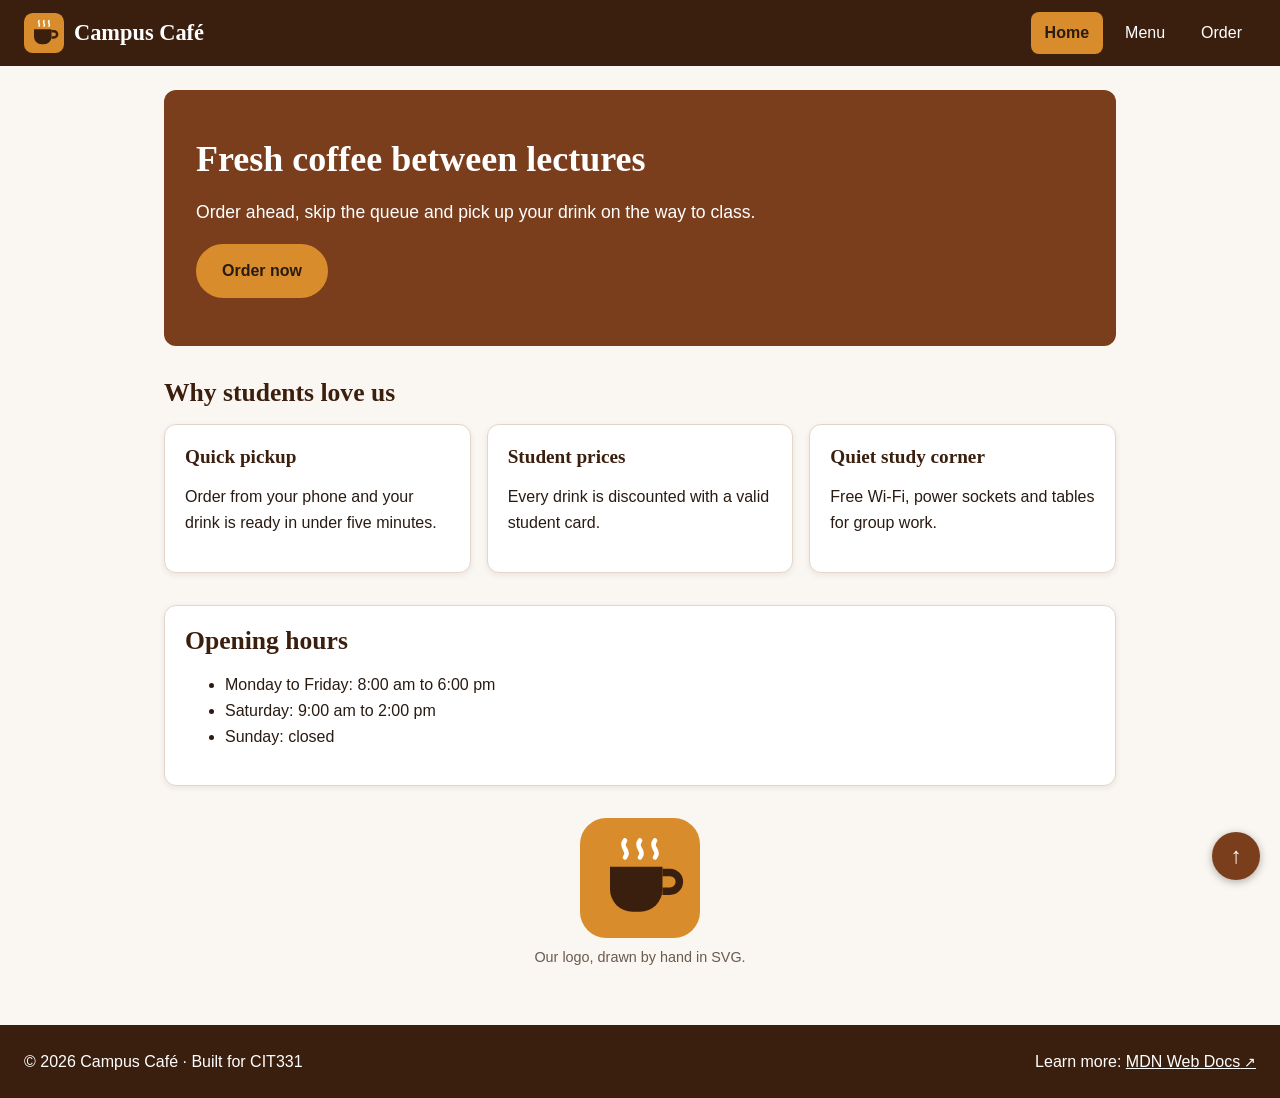
<file: index.html>
<!DOCTYPE html>
<html lang="en">
<head>
  <meta charset="UTF-8">
  <meta name="viewport" content="width=device-width, initial-scale=1.0">
  <meta name="description" content="Campus Café: fresh coffee, snacks and a quiet study space.">
  <title>Campus Café | Home</title>
  <link rel="stylesheet" href="css/styles.css">
</head>
<body id="top">
  <a class="skip-link" href="#main">Skip to main content</a>
 
  <header class="site-header">
    <a class="brand" href="index.html">
      <img src="images/logo.svg" alt="" width="40" height="40">
      <span>Campus Café</span>
    </a>
    <nav aria-label="Main">
      <ul class="nav-list">
        <li><a href="index.html" class="active" aria-current="page">Home</a></li>
        <li><a href="menu.html">Menu</a></li>
        <li><a href="order.html">Order</a></li>
      </ul>
    </nav>
  </header>
 
  <main id="main">
    <section class="hero">
      <h1>Fresh coffee between lectures</h1>
      <p>Order ahead, skip the queue and pick up your drink on the way to class.</p>
      <a class="btn" href="order.html">Order now</a>
    </section>
 
    <section class="highlights">
      <h2>Why students love us</h2>
      <div class="card-row">
        <article class="card">
          <h3>Quick pickup</h3>
          <p>Order from your phone and your drink is ready in under five minutes.</p>
        </article>
        <article class="card">
          <h3>Student prices</h3>
          <p>Every drink is discounted with a valid student card.</p>
        </article>
        <article class="card">
          <h3>Quiet study corner</h3>
          <p>Free Wi-Fi, power sockets and tables for group work.</p>
        </article>
              </div>
    </section>
 
    <aside class="card notice">
      <h2>Opening hours</h2>
      <ul>
        <li>Monday to Friday: <time datetime="08:00">8:00 am</time> to <time datetime="18:00">6:00 pm</time></li>
        <li>Saturday: <time datetime="09:00">9:00 am</time> to <time datetime="14:00">2:00 pm</time></li>
        <li>Sunday: closed</li>
      </ul>
    </aside>
 
    <figure class="logo-figure">
      <img src="images/logo.svg" alt="Campus Café logo: a coffee cup with steam" width="120" height="120">
      <figcaption>Our logo, drawn by hand in SVG.</figcaption>
    </figure>
  </main>
 
  <footer class="site-footer">
    <p>&copy; 2026 Campus Café &middot; Built for CIT331</p>
    <p>Learn more: <a href="https://developer.mozilla.org/" target="_blank" rel="noopener noreferrer">MDN Web Docs</a></p>
  </footer>
 
  <a class="back-to-top" href="#top" aria-label="Back to top">&uarr;</a>
</body>
</html>
</file>
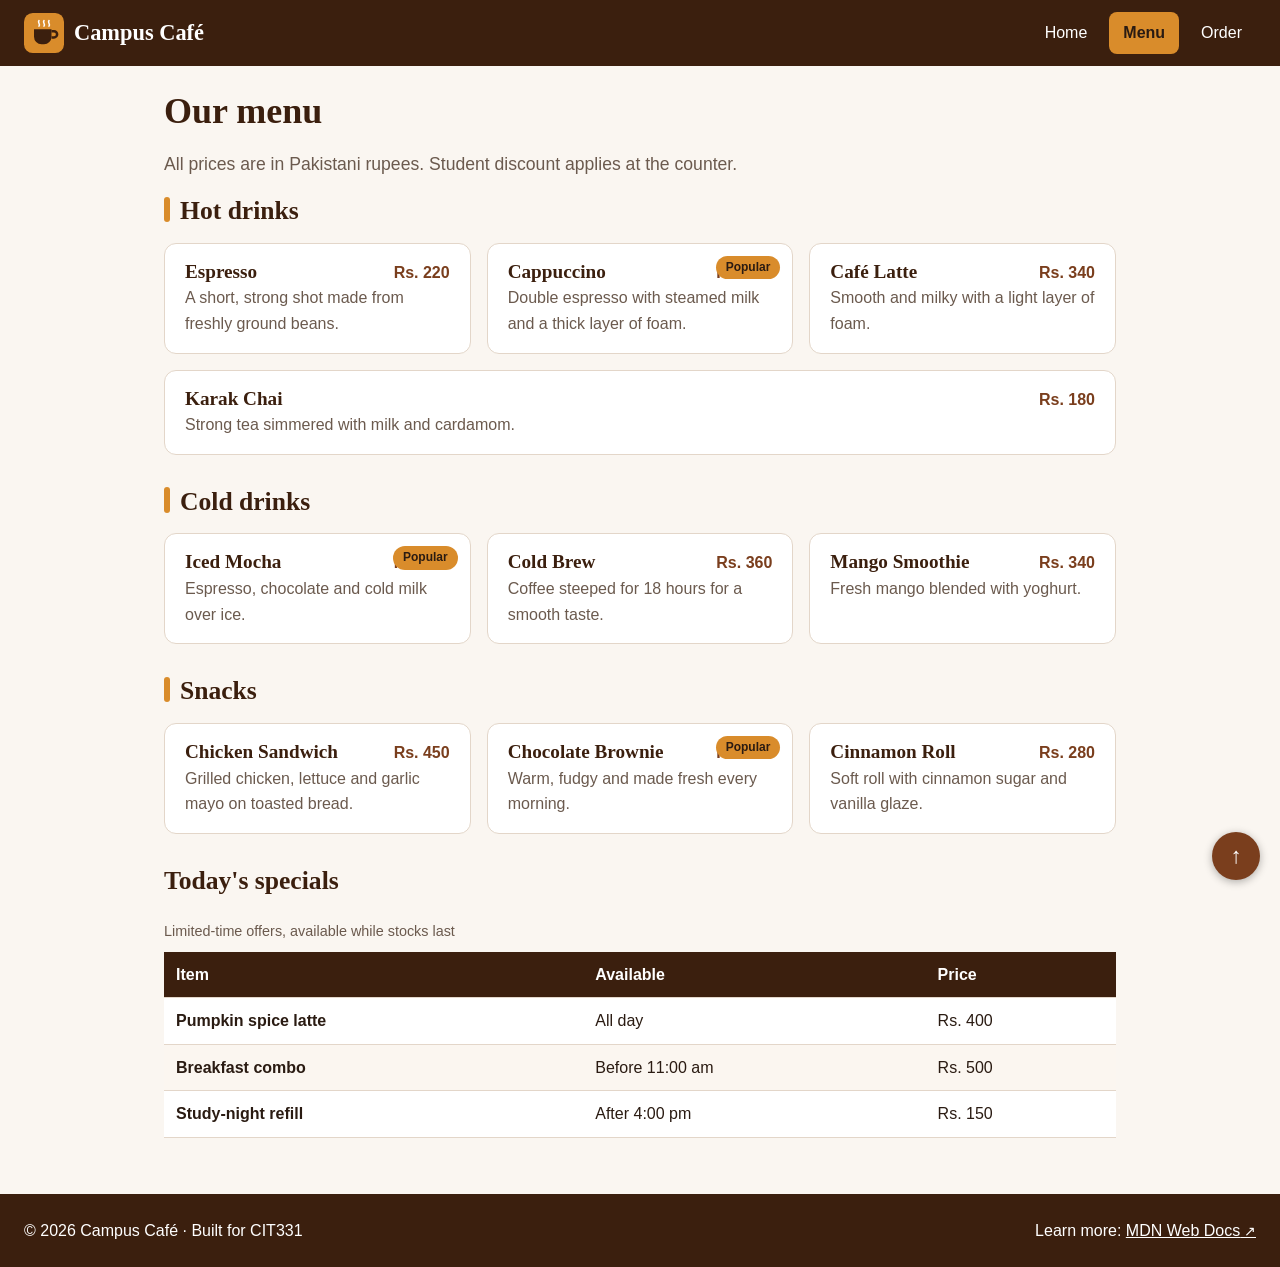
<file: menu.html>
<!DOCTYPE html>
<html lang="en">
<head>
  <meta charset="UTF-8">
  <meta name="viewport" content="width=device-width, initial-scale=1.0">
  <meta name="description" content="The Campus Café menu: hot drinks, cold drinks and snacks.">
  <title>Campus Café | Menu</title>
  <link rel="stylesheet" href="css/styles.css">
</head>

<body id="top">
  <a class="skip-link" href="#main">Skip to main content</a>

  <header class="site-header">
    <a class="brand" href="index.html">
      <img src="images/logo.svg" alt="" width="40" height="40">
      <span>Campus Café</span>
    </a>

    <nav aria-label="Main">
      <ul class="nav-list">
        <li><a href="index.html">Home</a></li>
        <li><a href="menu.html" class="active" aria-current="page">Menu</a></li>
        <li><a href="order.html">Order</a></li>
      </ul>
    </nav>
  </header>

  <main id="main">
    <h1>Our menu</h1>
    <p>All prices are in Pakistani rupees. Student discount applies at the counter.</p>

    <section class="menu-group">
      <h2>Hot drinks</h2>

      <div class="menu-list">
        <article class="menu-item">
          <div class="item-head">
            <h3>Espresso</h3>
            <span class="price">Rs. 220</span>
          </div>
          <p>A short, strong shot made from freshly ground beans.</p>
        </article>

        <article class="menu-item">
          <span class="badge">Popular</span>
          <div class="item-head">
            <h3>Cappuccino</h3>
            <span class="price">Rs. 320</span>
          </div>
          <p>Double espresso with steamed milk and a thick layer of foam.</p>
        </article>

        <article class="menu-item">
          <div class="item-head">
            <h3>Café Latte</h3>
            <span class="price">Rs. 340</span>
          </div>
          <p>Smooth and milky with a light layer of foam.</p>
        </article>

        <article class="menu-item">
          <div class="item-head">
            <h3>Karak Chai</h3>
            <span class="price">Rs. 180</span>
          </div>
          <p>Strong tea simmered with milk and cardamom.</p>
        </article>
      </div>
    </section>

    <section class="menu-group">
      <h2>Cold drinks</h2>

      <div class="menu-list">
        <article class="menu-item">
          <span class="badge">Popular</span>
          <div class="item-head">
            <h3>Iced Mocha</h3>
            <span class="price">Rs. 380</span>
          </div>
          <p>Espresso, chocolate and cold milk over ice.</p>
        </article>

        <article class="menu-item">
          <div class="item-head">
            <h3>Cold Brew</h3>
            <span class="price">Rs. 360</span>
          </div>
          <p>Coffee steeped for 18 hours for a smooth taste.</p>
        </article>

        <article class="menu-item">
          <div class="item-head">
            <h3>Mango Smoothie</h3>
            <span class="price">Rs. 340</span>
          </div>
          <p>Fresh mango blended with yoghurt.</p>
        </article>
      </div>
    </section>

    <section class="menu-group">
      <h2>Snacks</h2>

      <div class="menu-list">
        <article class="menu-item">
          <div class="item-head">
            <h3>Chicken Sandwich</h3>
            <span class="price">Rs. 450</span>
          </div>
          <p>Grilled chicken, lettuce and garlic mayo on toasted bread.</p>
        </article>

        <article class="menu-item">
          <span class="badge">Popular</span>
          <div class="item-head">
            <h3>Chocolate Brownie</h3>
            <span class="price">Rs. 250</span>
          </div>
          <p>Warm, fudgy and made fresh every morning.</p>
        </article>

        <article class="menu-item">
          <div class="item-head">
            <h3>Cinnamon Roll</h3>
            <span class="price">Rs. 280</span>
          </div>
          <p>Soft roll with cinnamon sugar and vanilla glaze.</p>
        </article>
      </div>
    </section>

    <section class="specials">
      <h2>Today's specials</h2>

      <div class="table-wrap">
        <table>
          <caption>Limited-time offers, available while stocks last</caption>

          <thead>
            <tr>
              <th scope="col">Item</th>
              <th scope="col">Available</th>
              <th scope="col">Price</th>
            </tr>
          </thead>

          <tbody>
            <tr>
              <th scope="row">Pumpkin spice latte</th>
              <td>All day</td>
              <td>Rs. 400</td>
            </tr>
            <tr>
              <th scope="row">Breakfast combo</th>
              <td>Before 11:00 am</td>
              <td>Rs. 500</td>
            </tr>
            <tr>
              <th scope="row">Study-night refill</th>
              <td>After 4:00 pm</td>
              <td>Rs. 150</td>
            </tr>
          </tbody>
        </table>
      </div>
    </section>
  </main>

  <footer class="site-footer">
    <p>&copy; 2026 Campus Café &middot; Built for CIT331</p>
    <p>
      Learn more:
      <a href="https://developer.mozilla.org/" target="_blank" rel="noopener noreferrer">MDN Web Docs</a>
    </p>
  </footer>

  <a class="back-to-top" href="#top" aria-label="Back to top">&uarr;</a>
</body>
</html>
</file>
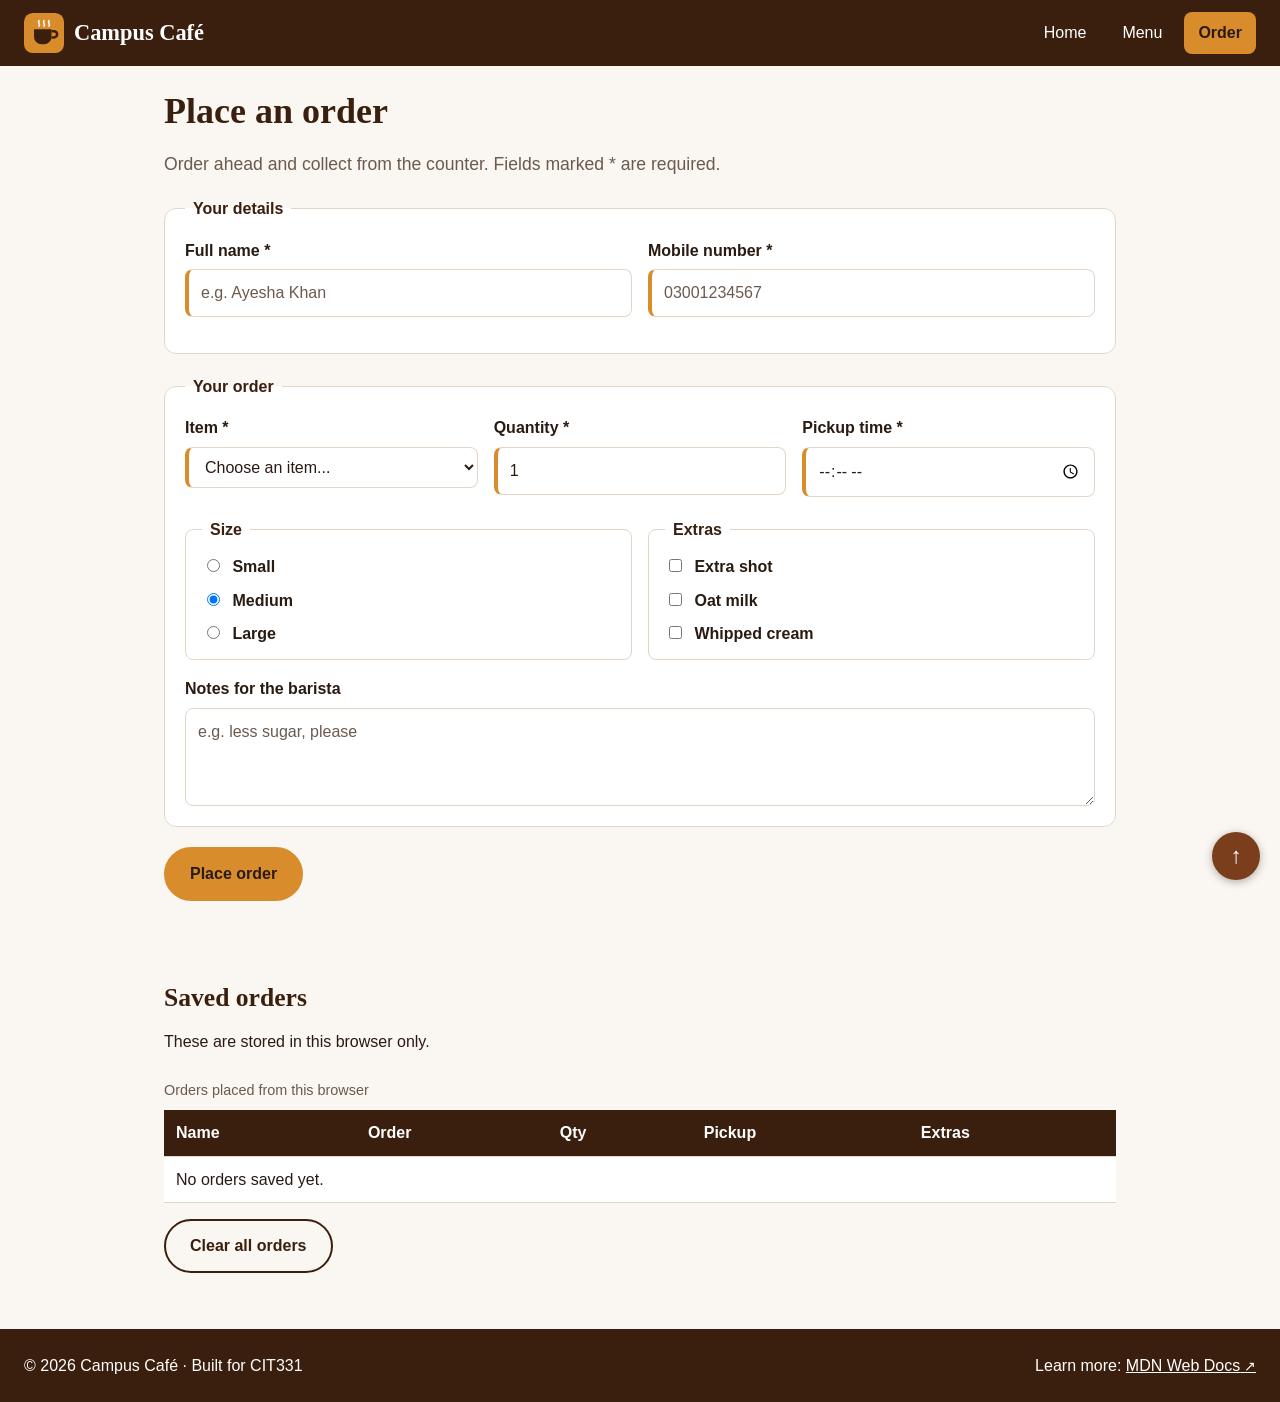
<file: order.html>
<!DOCTYPE html>
<html lang="en">
<head>
  <meta charset="UTF-8">
  <meta name="viewport" content="width=device-width, initial-scale=1.0">
  <meta name="description" content="Order ahead from Campus Café and collect at the counter.">
  <title>Campus Café | Order</title>
  <link rel="stylesheet" href="css/styles.css">
  <script src="js/order.js" defer></script>
</head>
<body id="top">
  <a class="skip-link" href="#main">Skip to main content</a>
 
  <header class="site-header">
    <a class="brand" href="index.html">
      <img src="images/logo.svg" alt="" width="40" height="40">
      <span>Campus Café</span>
    </a>
    <nav aria-label="Main">
      <ul class="nav-list">
        <li><a href="index.html">Home</a></li>
        <li><a href="menu.html">Menu</a></li>
        <li><a href="order.html" class="active" aria-current="page">Order</a></li>
      </ul>
    </nav>
  </header>
 
  <main id="main">
  <h1>Place an order</h1>
  <p>Order ahead and collect from the counter. Fields marked * are required.</p>
 
  <form id="order-form" action="#" method="post">
    <fieldset>
      <legend>Your details</legend>
      <div class="form-row">
        <div class="field">
          <label for="name">Full name *</label>
          <input type="text" id="name" name="name" required minlength="3"
                 maxlength="50" placeholder="e.g. Ayesha Khan" autocomplete="name">
        </div>
        <div class="field">
          <label for="phone">Mobile number *</label>
          <input type="tel" id="phone" name="phone" required pattern="03[0-9]{9}"
                 title="11 digits starting with 03, for example 03001234567"
                 placeholder="03001234567" autocomplete="tel">
        </div>
      </div>
    </fieldset>
 
    <fieldset>
      <legend>Your order</legend>
      <div class="form-row">
        <div class="field">
          <label for="item">Item *</label>
          <select id="item" name="item" required>
            <option value="">Choose an item...</option>
            <option>Espresso</option>
            <option>Cappuccino</option>
            <option>Cafe Latte</option>
            <option>Karak Chai</option>
            <option>Iced Mocha</option>
            <option>Cold Brew</option>
            <option>Mango Smoothie</option>
            <option>Chicken Sandwich</option>
            <option>Chocolate Brownie</option>
            <option>Cinnamon Roll</option>
          </select>
        </div>
        <div class="field">
          <label for="qty">Quantity *</label>
          <input type="number" id="qty" name="qty" required min="1" max="10" value="1">
        </div>
        <div class="field">
          <label for="pickup">Pickup time *</label>
          <input type="time" id="pickup" name="pickup" required min="08:00" max="18:00">
        </div>
      </div>
 
      <div class="form-row">
        <fieldset class="choice">
          <legend>Size</legend>
          <label><input type="radio" name="size" value="Small"> Small</label>
          <label><input type="radio" name="size" value="Medium" checked> Medium</label>
          <label><input type="radio" name="size" value="Large"> Large</label>
        </fieldset>
        <fieldset class="choice">
          <legend>Extras</legend>
          <label><input type="checkbox" name="extras" value="Extra shot"> Extra shot</label>
          <label><input type="checkbox" name="extras" value="Oat milk"> Oat milk</label>
          <label><input type="checkbox" name="extras" value="Whipped cream"> Whipped cream</label>
        </fieldset>
      </div>
 
      <div class="field">
        <label for="notes">Notes for the barista</label>
        <textarea id="notes" name="notes" rows="3" maxlength="200"
                  placeholder="e.g. less sugar, please"></textarea>
      </div>
    </fieldset>
 
    <button type="submit" class="btn">Place order</button>
    <p id="message" role="status" aria-live="polite"></p>
  </form>
 
  <section class="saved-orders">
    <h2>Saved orders</h2>
    <p>These are stored in this browser only.</p>
    <div class="table-wrap">
      <table>
        <caption>Orders placed from this browser</caption>
        <thead>
          <tr>
            <th scope="col">Name</th>
            <th scope="col">Order</th>
            <th scope="col">Qty</th>
            <th scope="col">Pickup</th>
            <th scope="col">Extras</th>
          </tr>
        </thead>
        <tbody id="orders-body"></tbody>
      </table>
    </div>
    <button type="button" id="clear-orders" class="btn btn-secondary">Clear all orders</button>
  </section>
</main>

 
  <footer class="site-footer">
    <p>&copy; 2026 Campus Café &middot; Built for CIT331</p>
    <p>Learn more: <a href="https://developer.mozilla.org/" target="_blank" rel="noopener noreferrer">MDN Web Docs</a></p>
  </footer>
 
  <a class="back-to-top" href="#top" aria-label="Back to top">&uarr;</a>
</body>
</html>
</file>
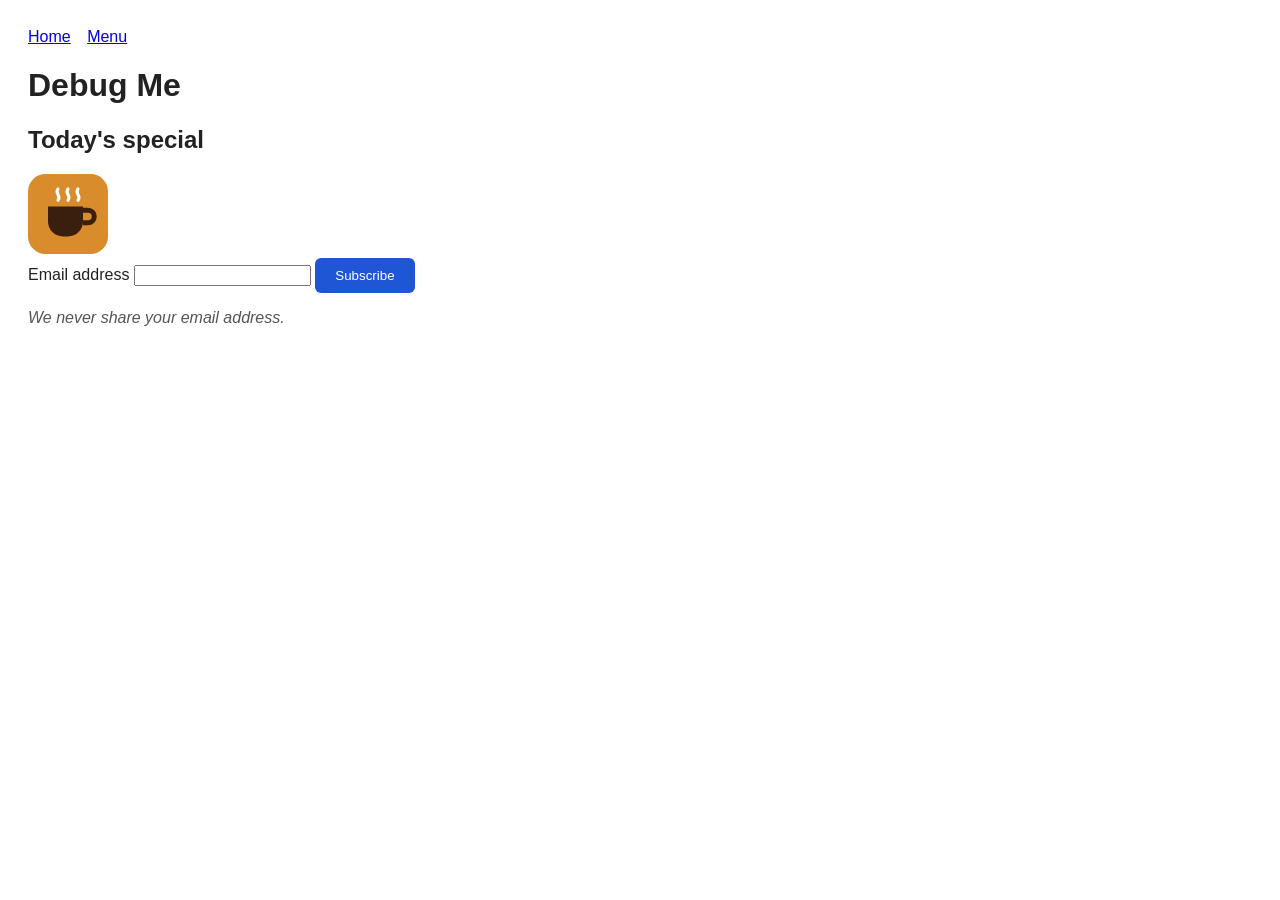
<file: debug/bugs.html>
<!DOCTYPE html>
<html lang="en">
<head>
  <meta charset="UTF-8">
  <meta name="viewport" content="width=device-width, initial-scale=1.0">
  <title>Debug Me</title>
  <link rel="stylesheet" href="bugs.css">
</head>
<body>
  <nav class="menu">
    <a href="../index.html">Home</a>
    <a href="../menu.html">Menu</a>
  </nav>
 
  <main>
    <h1>Debug Me</h1>
    <h2>Today's special</h2>
    <img src="../images/logo.svg" alt="Campus Cafe logo" width="80" height="80">
 
    <form>
      <label for="email">Email address</label>
      <input type="email" id="email" name="email" required>
      <button class="btn">Subscribe</button>
    </form>
 
    <p class="note">We never share your email address.</p>
  </main>
</body>
</html>
</file>
<file: css/styles.css>
/* ===== Campus Café: styles.css ===== */
 
/* ---------- 1. Reset, tokens and base typography ---------- */
*, *::before, *::after {
  box-sizing: border-box;
}
 
:root {
  --brand: #7a3e1d;
  --brand-dark: #3b1f0e;
  --accent: #d98c2b;
  --bg: #faf6f1;
  --surface: #ffffff;
  --text: #2a1b12;
  --muted: #6b5a4e;
  --border: #e3d6c9;
  --space: 16px;
  --radius: 12px;
}
 
body {
  margin: 0;
  font-family: "Segoe UI", Arial, sans-serif;
  font-size: 1rem;
  line-height: 1.6;
  color: var(--text);
  background: var(--bg);
}
/* ---------- 2. Headings, links, focus ---------- */
h1, h2, h3 {
  font-family: Georgia, "Times New Roman", serif;
  color: var(--brand-dark);
  line-height: 1.2;
}
h1 { font-size: 2.25rem; margin: 0 0 var(--space); }
h2 { font-size: 1.6rem;  margin: 0 0 var(--space); }
h3 { font-size: 1.2rem;  margin: 0 0 8px; }
 
a { color: var(--brand); }
a:hover {
  color: var(--brand-dark);
  text-decoration-thickness: 3px;
}
 
a:focus-visible,
button:focus-visible,
input:focus-visible,
select:focus-visible,
textarea:focus-visible {
  outline: 3px solid var(--brand);
  outline-offset: 3px;
}

/* ---------- 3. Page shell ---------- */
#main {
  max-width: 1000px;
  margin: 0 auto;
  padding: 24px;
}
main > section,
main > aside,
main > figure {
  margin: 0 0 32px;
}
h1 + p {
  font-size: 1.1rem;
  color: var(--muted);
}
 
/* ---------- 4. Header and navigation ---------- */

.brand {
  color: #fff;
  text-decoration: none;
  font-family: Georgia, "Times New Roman", serif;
  font-size: 1.4rem;
  font-weight: 700;
}
.nav-list {
  list-style: none;
  margin: 12px 0 0;
  padding: 0;
}
.nav-list li { display: inline-block; }
.nav-list a {
  display: inline-block;
  color: #fff;
  text-decoration: none;
  padding: 8px 14px;
  border-radius: 8px;
}
.nav-list a:not(.active):hover {
  background: rgba(255, 255, 255, 0.18);
}
.nav-list a.active {
  background: var(--accent);
  color: var(--text);
  font-weight: 700;
}
 
/* ---------- 5. Footer ---------- */
.site-footer {
  background: var(--brand-dark);
  color: #fff;
  padding: 20px 24px;
}
.site-footer p { margin: 4px 0; }
.site-footer a { color: #fff; }

/* ---------- 6. Hero, buttons, cards ---------- */
.hero {
  background: var(--brand);
  color: #fff;
  padding: 48px 32px;
  border-radius: var(--radius);
}
.hero h1,
.hero p {
  color: #fff;
}
.hero h1 { margin-bottom: 12px; }
 
.btn {
  display: inline-block;
  background: var(--accent);
  color: var(--text);
  font: inherit;
  font-weight: 700;
  padding: 12px 24px;
  border: 2px solid var(--accent);
  border-radius: 999px;
  text-decoration: none;
  cursor: pointer;
}
.btn:hover {
  background-color: var(--brand-dark);
  border-color: #ffffff;
}
.btn-secondary {
  background: transparent;
  color: var(--brand-dark);
  border-color: var(--brand-dark);
}
.btn-secondary:hover {
  background: var(--brand-dark);
  color: #fff;
}
 
.card {
  background: var(--surface);
  border: 1px solid var(--border);
  border-radius: var(--radius);
  padding: 20px;
  box-shadow: 0 2px 6px rgba(59, 31, 14, 0.08);
}
.logo-figure { text-align: center; }
figcaption { color: var(--muted); font-size: 0.9rem; }

/* ---------- 7. Menu, tables ---------- */
.menu-group h2::before {
  content: "";
  display: inline-block;
  width: 6px;
  height: 1em;
  margin-right: 10px;
  background: var(--accent);
  border-radius: 3px;
  vertical-align: -0.12em;
}
.menu-item {
  background: var(--surface);
  border: 1px solid var(--border);
  border-radius: var(--radius);
  padding: 16px 20px;
  margin-bottom: 16px;
}
.menu-item p { margin: 0; color: var(--muted); }
.item-head h3 { margin: 0; }
.price { font-weight: 700; color: var(--brand); }
 
table {
  width: 100%;
  border-collapse: collapse;
  background: var(--surface);
}
caption {
  text-align: left;
  padding: 8px 0;
  color: var(--muted);
  font-size: 0.9rem;
}
th, td {
  text-align: left;
  padding: 10px 12px;
  border-bottom: 1px solid var(--border);
}
thead th {
  background: var(--brand-dark);
  color: #fff;
}
tbody th { font-weight: 600; }
tbody tr:nth-child(even) { background: #fbf6f0; }
 
/* ---------- 8. Attribute selectors and pseudo-elements ---------- */
a[href^="http"]::after {
  content: " \2197";
  font-size: 0.85em;
}
/* ---------- 9. Forms ---------- */
form > fieldset {
  background: var(--surface);
  border: 1px solid var(--border);
  border-radius: var(--radius);
  padding: 16px 20px;
  margin: 0 0 20px;
}
legend {
  font-weight: 700;
  padding: 0 8px;
  color: var(--brand-dark);
}
label { font-weight: 600; }
 
input, select, textarea {
  font: inherit;
  width: 100%;
  padding: 10px 12px;
  border: 1px solid var(--border);
  border-radius: 8px;
  background: #fff;
  color: var(--text);
}
input[type="radio"],
input[type="checkbox"] {
  width: auto;
  margin-right: 8px;
}
input[required],
select[required] {
  border-left: 4px solid var(--accent);
}
input[placeholder]:not(:placeholder-shown):invalid {
  border-color: #b3261e;
}
::placeholder {
  color: var(--muted);
  opacity: 1;
}
#message {
  min-height: 1.6em;
  font-weight: 600;
  color: #0a6b50;
}

/* ---------- 10. Positioning ---------- */
 
/* sticky: stays at the top while the page scrolls */

/* absolute: placed inside its nearest positioned parent */
.menu-item { position: relative; }
.badge {
  position: absolute;
  top: 12px;
  right: 12px;
  background: var(--accent);
  color: var(--text);
  font-size: 0.75rem;
  font-weight: 700;
  padding: 2px 10px;
  border-radius: 999px;
}
 
/* fixed: stays in the corner of the screen */
.back-to-top {
  position: fixed;
  right: 20px;
  bottom: 20px;
  width: 48px;
  height: 48px;
  display: flex;
  align-items: center;
  justify-content: center;
  background: var(--brand);
  color: #fff;
  font-size: 1.4rem;
  text-decoration: none;
  border-radius: 50%;
  box-shadow: 0 2px 8px rgba(0, 0, 0, 0.3);
}
.back-to-top:hover { background: var(--brand-dark); color: #fff; }
 
/* skip link: parked off-screen until it gets keyboard focus */
.skip-link {
  position: absolute;
  left: -9999px;
  top: 0;
}
.skip-link:focus {
  left: 8px;
  top: 8px;
  z-index: 200;
  background: #fff;
  color: var(--brand-dark);
  padding: 8px 14px;
  border-radius: 8px;
}

/* ---------- 11. Flexbox: header, nav, footer ---------- */

.brand {
  display: flex;
  align-items: center;
  gap: 10px;
}
.nav-list {
  display: flex;
  gap: 8px;
  margin: 0;
}
 
.site-footer {
  display: flex;
  flex-wrap: wrap;
  align-items: center;
  justify-content: space-between;
  gap: 8px 24px;
}

/* ---------- 12. Flexbox: cards and menu ---------- */
.card-row {
  display: flex;
  flex-wrap: wrap;
  gap: 16px;
}
.card-row > .card {
  flex: 1 1 260px;
}
 
.menu-list {
  display: flex;
  flex-wrap: wrap;
  gap: 16px;
}
.menu-item {
  flex: 1 1 300px;
  margin-bottom: 0;
}
.item-head {
  display: flex;
  justify-content: space-between;
  align-items: baseline;
  gap: 12px;
}
 
/* keep the footer at the bottom of short pages */
body {
  min-height: 100vh;
  display: flex;
  flex-direction: column;
}
#main {
  width: 100%;
  flex: 1;
}
/* ---------- 13. Flexbox: form layout ---------- */
.form-row {
  display: flex;
  flex-wrap: wrap;
  gap: 16px;
  margin-bottom: 16px;
}
.form-row > .field,
.form-row > .choice {
  flex: 1 1 220px;
}
.field {
  display: flex;
  flex-direction: column;
  gap: 6px;
  margin-bottom: 4px;
}
 
fieldset.choice {
  display: flex;
  flex-direction: column;
  gap: 8px;
  margin: 0;
  border: 1px solid var(--border);
  border-radius: 8px;
  padding: 12px 16px;
}
 
.saved-orders { margin-top: 40px; }
.table-wrap { overflow-x: auto; margin-bottom: 16px; }

.site-header {
  display: flex;
  flex-wrap: wrap;
  align-items: center;
  justify-content: space-between;
  gap: 12px;
  position: sticky;
  top: 0;
  z-index: 100;
  background: var(--brand-dark);
  color: #fff;
  padding: 12px 24px;
}

/* ---------- 14. Responsive ---------- */
img {
  max-width: 100%;
  height: auto;
}
 
@media (max-width: 768px) {
  h1 { font-size: 1.9rem; }
  #main { padding: 16px; }
  .hero { padding: 32px 20px; }
  .site-header { flex-direction: column; align-items: flex-start; }
}
 
@media (max-width: 480px) {
  .nav-list { flex-wrap: wrap; }
  .btn { display: block; width: 100%; text-align: center; }
  .site-footer { flex-direction: column; align-items: flex-start; }
}
</file>
<file: debug/bugs.css>
body {
  font-family: Arial, sans-serif;
  background: #ffffff;
  color: #222222;
  padding: 20px;
}
 
.menu a {
  margin-right: 12px;
}
 
.btn {
  background: #1e56d6;
  color: #ffffff;
  padding: 10px 20px;
  border: none;
  border-radius: 6px;
}
 
.btn:hover {
  background: #0b1f3a;
  cursor: pointer;
}
 
.note {
  font-style: italic;
  color: #555555;
}
</file>
